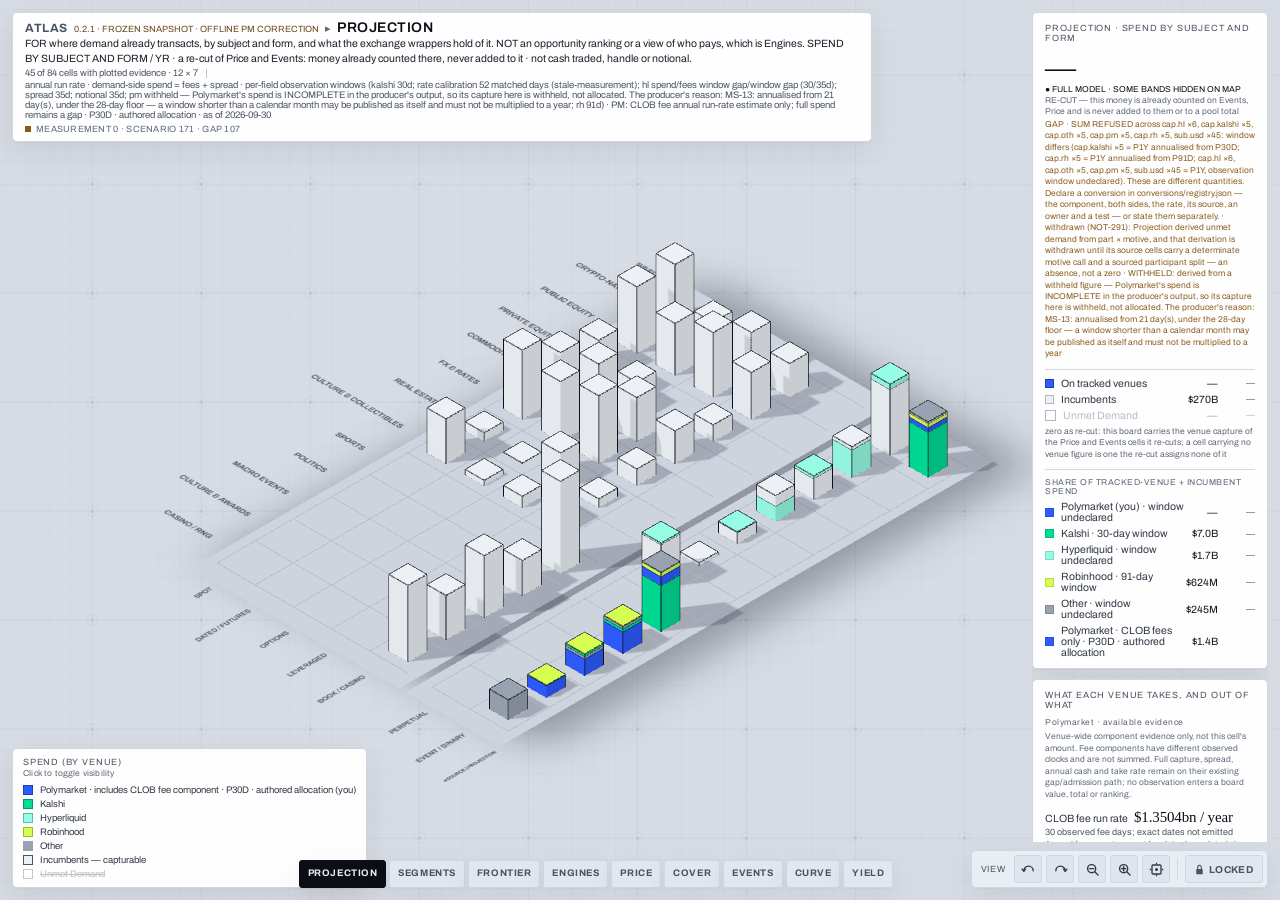
<file: index.html>
<!doctype html><html><head><meta charset="utf-8"><meta name="robots" content="noindex,nofollow"><meta http-equiv="refresh" content="0;url=releases/0.2.1/index.html"><title>Atlas 0.2.1</title></head><body><a href="releases/0.2.1/index.html">Open Atlas v0.2.1</a></body></html>
</file>
